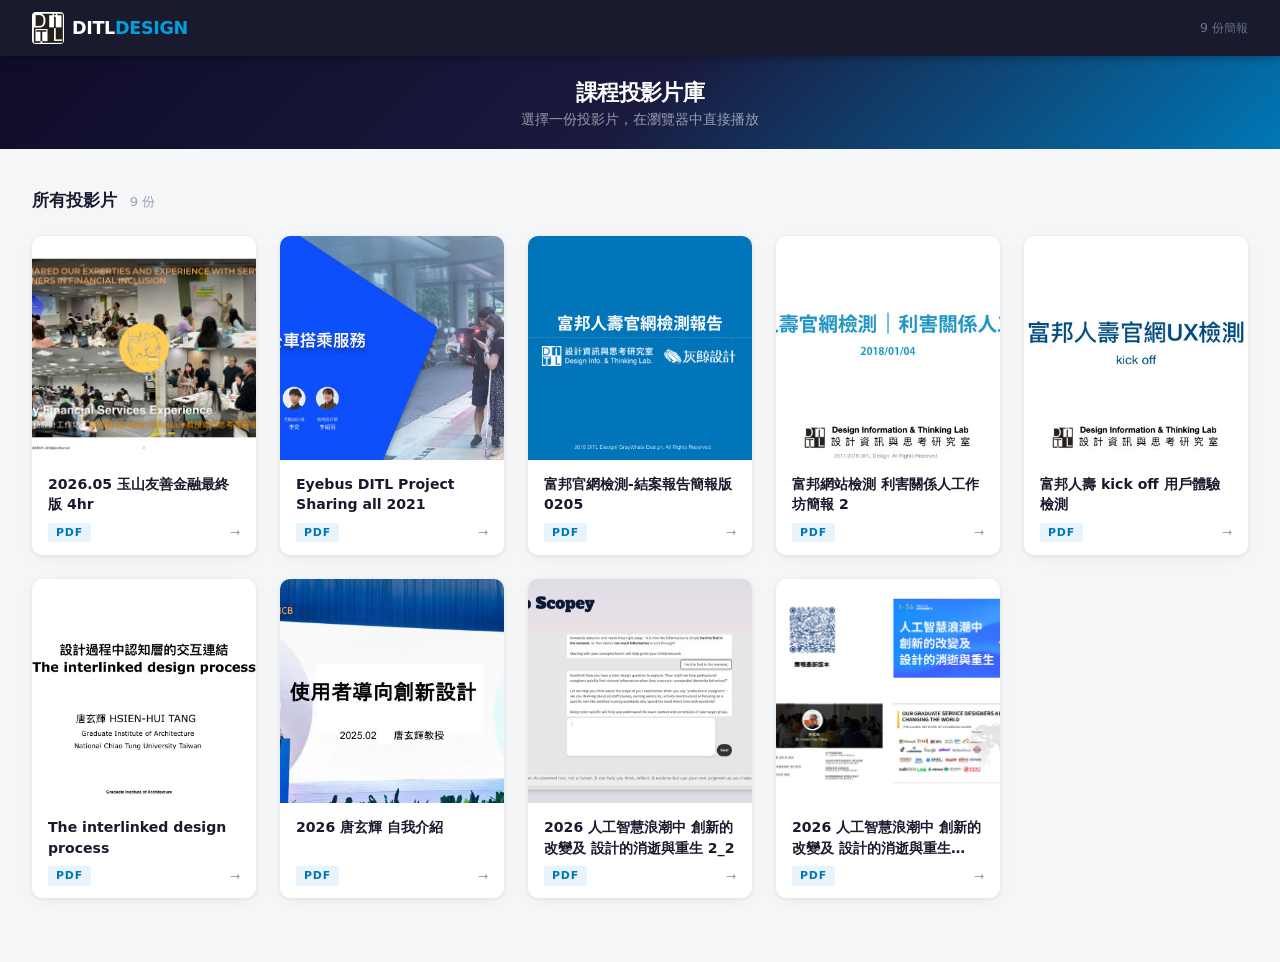
<file: index.html>
<!DOCTYPE html>
<html lang="zh-TW">
<head>
  <meta charset="UTF-8">
  <meta name="viewport" content="width=device-width, initial-scale=1.0">
  <title>課程投影片</title>
  <style>
    *, *::before, *::after { box-sizing: border-box; margin: 0; padding: 0; }

    body {
      font-family: -apple-system, BlinkMacSystemFont, 'Segoe UI', system-ui, sans-serif;
      background: #f4f6f8;
      color: #1a1a2e;
      min-height: 100vh;
      -webkit-font-smoothing: antialiased;
    }

    /* ── Navbar ── */
    .navbar {
      background: #1a1a2e;
      height: 56px;
      display: flex;
      align-items: center;
      padding: 0 2rem;
      position: sticky;
      top: 0;
      z-index: 50;
      box-shadow: 0 2px 8px rgba(0,0,0,0.3);
    }

    .nav-logo {
      display: flex;
      align-items: center;
      gap: 0.5rem;
      text-decoration: none;
      color: #fff;
    }

    .nav-logo-icon {
      width: 32px; height: 32px;
      border-radius: 4px;
      overflow: hidden;
      flex-shrink: 0;
    }

    .nav-logo-icon img {
      width: 100%; height: 100%;
      object-fit: cover;
      display: block;
    }

    .nav-logo-text {
      font-size: 1.1rem;
      font-weight: 700;
      letter-spacing: -0.02em;
    }

    .nav-logo-text span { color: #00a0dc; }

    .nav-right {
      margin-left: auto;
      display: flex;
      align-items: center;
      gap: 1rem;
    }

    .nav-count {
      font-size: 0.78rem;
      color: #64748b;
    }

    /* ── Hero ── */
    .hero {
      background: linear-gradient(135deg, #0f0c29, #1a1a3e 50%, #0077b5);
      padding: 1.4rem 2rem 1.2rem;
      text-align: center;
      color: #fff;
    }

    .hero h1 {
      font-size: 1.35rem;
      font-weight: 700;
      letter-spacing: -0.03em;
      margin-bottom: 0.25rem;
    }

    .hero p {
      font-size: 0.85rem;
      color: rgba(255,255,255,0.55);
    }

    /* ── Main ── */
    .main {
      max-width: 1720px;
      margin: 0 auto;
      padding: 2.5rem 2rem 4rem;
    }

    .section-header {
      display: flex;
      align-items: baseline;
      gap: 0.8rem;
      margin-bottom: 1.5rem;
    }

    .section-title {
      font-size: 1.05rem;
      font-weight: 700;
      color: #1a1a2e;
    }

    .section-sub {
      font-size: 0.82rem;
      color: #94a3b8;
    }

    /* ── Grid ── */
    .slide-grid {
      display: grid;
      grid-template-columns: repeat(auto-fill, minmax(220px, 1fr));
      gap: 1.5rem;
    }

    /* ── Card ── */
    .slide-card {
      background: #fff;
      border-radius: 10px;
      overflow: hidden;
      text-decoration: none;
      color: inherit;
      box-shadow: 0 1px 4px rgba(0,0,0,0.07), 0 4px 16px rgba(0,0,0,0.04);
      transition: box-shadow 0.2s, transform 0.2s;
      display: flex;
      flex-direction: column;
    }

    .slide-card:hover {
      box-shadow: 0 8px 32px rgba(0,0,0,0.14);
      transform: translateY(-3px);
    }

    /* Thumbnail — 16:9 */
    .card-thumb {
      position: relative;
      aspect-ratio: 1 / 1;
      background: #e8edf5;
      overflow: hidden;
    }

    .card-thumb canvas,
    .card-thumb img {
      position: absolute;
      inset: 0;
      width: 100%;
      height: 100%;
      object-fit: cover;
      display: block;
    }

    /* Hover overlay */
    .card-overlay {
      position: absolute;
      inset: 0;
      background: rgba(0, 119, 181, 0.85);
      display: flex;
      align-items: center;
      justify-content: center;
      opacity: 0;
      transition: opacity 0.2s;
    }

    .slide-card:hover .card-overlay { opacity: 1; }

    .overlay-btn {
      background: #fff;
      color: #0077b5;
      font-size: 0.82rem;
      font-weight: 700;
      padding: 0.45rem 1.1rem;
      border-radius: 20px;
      letter-spacing: 0.03em;
      text-transform: uppercase;
    }

    /* Skeleton loader */
    .card-thumb.loading::after {
      content: '';
      position: absolute;
      inset: 0;
      background: linear-gradient(90deg, #e8edf5 25%, #d4dbe6 50%, #e8edf5 75%);
      background-size: 200% 100%;
      animation: shimmer 1.4s infinite;
    }

    @keyframes shimmer {
      0%   { background-position: 200% 0; }
      100% { background-position: -200% 0; }
    }

    /* Card body */
    .card-body {
      padding: 0.9rem 1rem 0.8rem;
      flex: 1;
      display: flex;
      flex-direction: column;
      gap: 0.5rem;
    }

    .card-title {
      font-size: 0.88rem;
      font-weight: 600;
      line-height: 1.45;
      color: #1a1a2e;
      display: -webkit-box;
      -webkit-line-clamp: 2;
      -webkit-box-orient: vertical;
      overflow: hidden;
    }

    .card-meta {
      display: flex;
      align-items: center;
      justify-content: space-between;
      margin-top: auto;
    }

    .card-type {
      font-size: 0.68rem;
      font-weight: 700;
      letter-spacing: 0.08em;
      text-transform: uppercase;
      color: #0077b5;
      background: #e8f4fb;
      padding: 0.2rem 0.5rem;
      border-radius: 3px;
    }

    .card-arrow {
      font-size: 0.75rem;
      color: #94a3b8;
    }

    /* Empty */
    .empty-msg {
      text-align: center;
      color: #94a3b8;
      margin-top: 4rem;
      font-size: 1rem;
    }

    @media (max-width: 600px) {
      .hero { padding: 2rem 1rem 1.8rem; }
      .hero h1 { font-size: 1.4rem; }
      .main { padding: 1.5rem 1rem 3rem; }
      .slide-grid { grid-template-columns: 1fr 1fr; gap: 1rem; }
      .navbar { padding: 0 1rem; }
    }
  </style>
</head>
<body>

  <!-- Navbar -->
  <nav class="navbar">
    <a href="/" class="nav-logo">
      <div class="nav-logo-icon"><img src="img/ditllogo.png" alt="DITL"></div>
      <span class="nav-logo-text">DITL<span>DESIGN</span></span>
    </a>
    <div class="nav-right">
      <span id="nav-count" class="nav-count"></span>
    </div>
  </nav>

  <!-- Hero -->
  <section class="hero">
    <h1>課程投影片庫</h1>
    <p>選擇一份投影片，在瀏覽器中直接播放</p>
  </section>

  <!-- Main grid -->
  <main class="main">
    <div class="section-header">
      <span class="section-title">所有投影片</span>
      <span id="section-sub" class="section-sub"></span>
    </div>
    <div id="slide-grid" class="slide-grid"></div>
    <p id="empty-msg" class="empty-msg" style="display:none">目前沒有投影片</p>
  </main>

  <script src="js/pdf.min.js" defer></script>
  <script>
    document.addEventListener('DOMContentLoaded', function() {
      pdfjsLib.GlobalWorkerOptions.workerSrc = 'js/pdf.worker.min.js';

      async function renderThumb(canvas, filename) {
        const thumb = canvas.parentElement;
        try {
          const doc  = await pdfjsLib.getDocument('slides/' + encodeURIComponent(filename)).promise;
          const page = await doc.getPage(1);
          const vp0  = page.getViewport({ scale: 1 });
          const W = thumb.clientWidth  || 320;
          const H = thumb.clientHeight || 180;
          const scale = Math.max(W / vp0.width, H / vp0.height);
          const vp = page.getViewport({ scale });
          canvas.width  = vp.width;
          canvas.height = vp.height;
          await page.render({ canvasContext: canvas.getContext('2d'), viewport: vp }).promise;
          thumb.classList.remove('loading');
        } catch (_) {
          thumb.classList.remove('loading');
        }
      }

      fetch('slides/index.json')
        .then(r => r.json())
        .then(files => {
          const visible = (files || []).filter(e => e.hidden !== true);
          if (visible.length === 0) {
            document.getElementById('empty-msg').style.display = 'block';
            return;
          }

          document.getElementById('nav-count').textContent = visible.length + ' 份簡報';
          document.getElementById('section-sub').textContent = visible.length + ' 份';

          const grid = document.getElementById('slide-grid');

          visible.forEach(entry => {
            const title = (entry.title && entry.title.trim()) ? entry.title : entry.file.replace(/\.pdf$/i, '');

            const card = document.createElement('a');
            card.className = 'slide-card';
            card.href = `viewer.html?pdf=${encodeURIComponent(entry.file)}`;

            // Thumb
            const thumb = document.createElement('div');
            thumb.className = 'card-thumb loading';
            thumb.dataset.file = entry.file;

            const overlay = document.createElement('div');
            overlay.className = 'card-overlay';
            overlay.innerHTML = '<span class="overlay-btn">開啟</span>';

            // Try pre-generated JPEG thumbnail; fall back to PDF.js on error
            const thumbFile = entry.file.replace(/\.pdf$/i, '.jpg');
            const img = document.createElement('img');
            img.src = 'slides/thumbs/' + encodeURIComponent(thumbFile);
            img.loading = 'lazy';
            img.alt = '';
            img.onload = () => thumb.classList.remove('loading');
            img.onerror = () => {
              img.remove();
              const canvas = document.createElement('canvas');
              thumb.insertBefore(canvas, overlay);
              renderThumb(canvas, entry.file);
            };

            thumb.appendChild(img);
            thumb.appendChild(overlay);

            // Body
            const body = document.createElement('div');
            body.className = 'card-body';
            body.innerHTML = `
              <div class="card-title">${title}</div>
              <div class="card-meta">
                <span class="card-type">PDF</span>
                <span class="card-arrow">→</span>
              </div>`;

            card.appendChild(thumb);
            card.appendChild(body);
            grid.appendChild(card);
          });
        })
        .catch(() => {
          document.getElementById('empty-msg').style.display = 'block';
        });
    });
  </script>
</body>
</html>
</file>
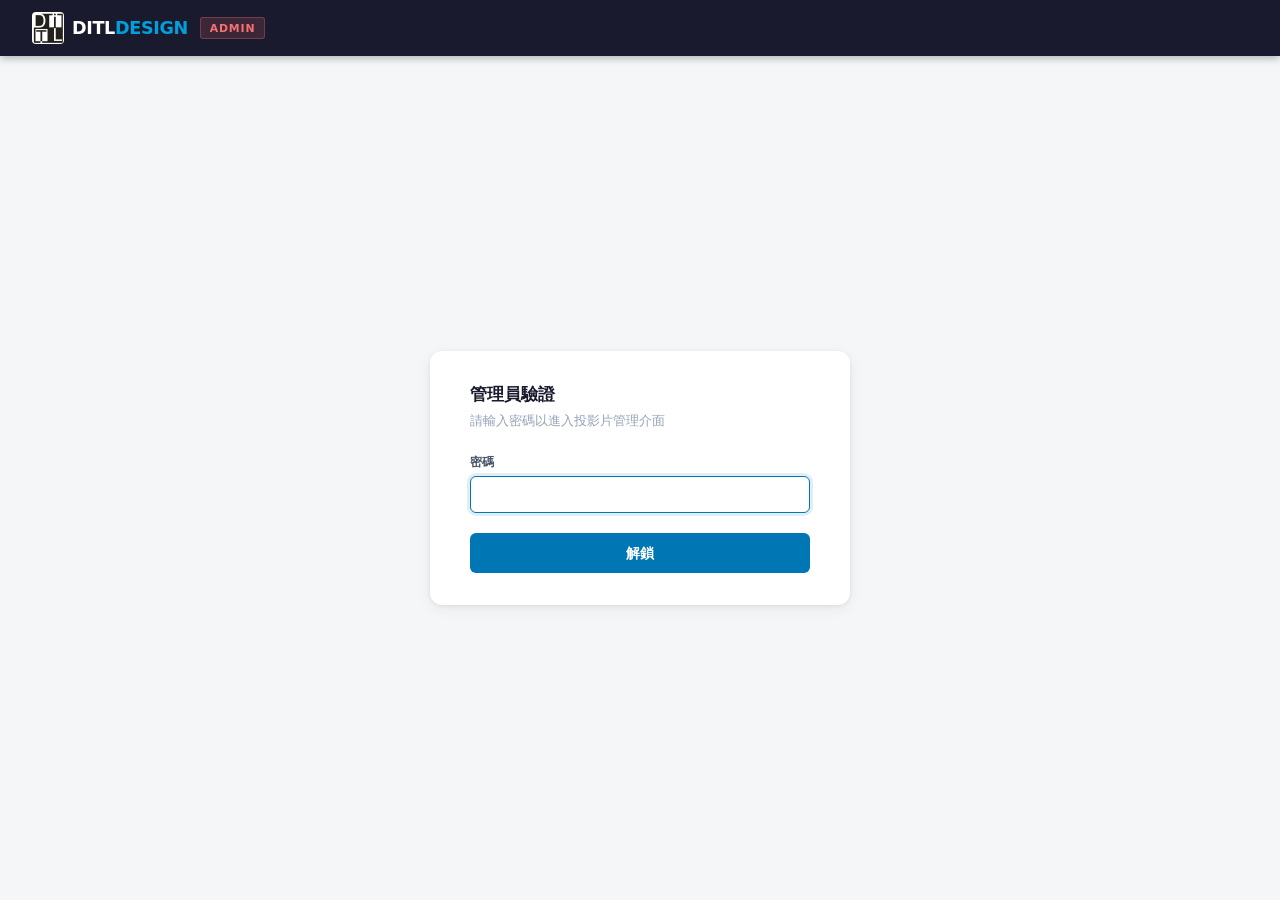
<file: admin.html>
<!DOCTYPE html>
<html lang="zh-TW">
<head>
  <meta charset="UTF-8">
  <meta name="viewport" content="width=device-width, initial-scale=1.0">
  <title>投影片管理</title>
  <style>
    *, *::before, *::after { box-sizing: border-box; margin: 0; padding: 0; }

    body {
      font-family: -apple-system, BlinkMacSystemFont, 'Segoe UI', system-ui, sans-serif;
      background: #f4f6f8;
      color: #1a1a2e;
      min-height: 100vh;
      -webkit-font-smoothing: antialiased;
    }

    /* ── Navbar ── */
    .navbar {
      background: #1a1a2e;
      height: 56px;
      display: flex;
      align-items: center;
      padding: 0 2rem;
      position: sticky;
      top: 0;
      z-index: 50;
      box-shadow: 0 2px 8px rgba(0,0,0,0.3);
    }

    .nav-logo {
      display: flex;
      align-items: center;
      gap: 0.5rem;
      text-decoration: none;
      color: #fff;
    }

    .nav-logo-icon {
      width: 32px; height: 32px;
      border-radius: 4px;
      overflow: hidden;
      flex-shrink: 0;
    }

    .nav-logo-icon img { width: 100%; height: 100%; object-fit: cover; display: block; }

    .nav-logo-text { font-size: 1.1rem; font-weight: 700; letter-spacing: -0.02em; }
    .nav-logo-text span { color: #00a0dc; }

    .nav-badge {
      margin-left: 0.75rem;
      font-size: 0.68rem;
      font-weight: 700;
      letter-spacing: 0.08em;
      text-transform: uppercase;
      color: #f87171;
      background: rgba(248,113,113,0.15);
      padding: 0.2rem 0.55rem;
      border-radius: 3px;
      border: 1px solid rgba(248,113,113,0.3);
    }

    /* ── Centered card layout ── */
    .page-center {
      display: flex;
      align-items: center;
      justify-content: center;
      min-height: calc(100vh - 56px);
      padding: 2rem;
    }

    .card {
      background: #fff;
      border-radius: 12px;
      box-shadow: 0 1px 4px rgba(0,0,0,0.07), 0 4px 16px rgba(0,0,0,0.06);
      padding: 2rem 2.5rem;
      width: 100%;
      max-width: 420px;
    }

    .card-title {
      font-size: 1.05rem;
      font-weight: 700;
      color: #1a1a2e;
      margin-bottom: 0.35rem;
    }

    .card-sub {
      font-size: 0.82rem;
      color: #94a3b8;
      margin-bottom: 1.5rem;
    }

    /* ── Form elements ── */
    .field { display: flex; flex-direction: column; gap: 0.35rem; margin-bottom: 1rem; }

    label { font-size: 0.78rem; font-weight: 600; color: #475569; }

    input[type="password"],
    input[type="text"] {
      width: 100%;
      padding: 0.6rem 0.85rem;
      border: 1px solid #e2e8f0;
      border-radius: 6px;
      font-size: 0.88rem;
      color: #1a1a2e;
      background: #f8fafc;
      transition: border-color 0.15s, box-shadow 0.15s;
      outline: none;
    }

    input:focus {
      border-color: #0077b5;
      box-shadow: 0 0 0 3px rgba(0,119,181,0.12);
      background: #fff;
    }

    .btn-primary {
      width: 100%;
      padding: 0.65rem 1rem;
      background: #0077b5;
      color: #fff;
      border: none;
      border-radius: 6px;
      font-size: 0.88rem;
      font-weight: 700;
      cursor: pointer;
      transition: background 0.15s;
      margin-top: 0.25rem;
    }

    .btn-primary:hover { background: #005f8e; }
    .btn-primary:disabled { background: #94a3b8; cursor: not-allowed; }

    .error-inline {
      font-size: 0.78rem;
      color: #f87171;
      margin-top: 0.5rem;
      display: none;
    }

    /* ── Admin panel ── */
    .admin-wrap {
      max-width: 700px;
      margin: 0 auto;
      padding: 2rem 2rem 4rem;
    }

    .admin-header {
      display: flex;
      align-items: center;
      justify-content: space-between;
      margin-bottom: 1.5rem;
      gap: 1rem;
      flex-wrap: wrap;
    }

    .admin-title { font-size: 1.05rem; font-weight: 700; color: #1a1a2e; }
    .admin-sub { font-size: 0.82rem; color: #94a3b8; }

    .btn-ghost {
      padding: 0.38rem 0.85rem;
      background: none;
      border: 1px solid #e2e8f0;
      border-radius: 6px;
      font-size: 0.78rem;
      color: #64748b;
      cursor: pointer;
      transition: background 0.12s, color 0.12s;
      white-space: nowrap;
    }

    .btn-ghost:hover { background: #f1f5f9; color: #1a1a2e; }

    /* Error banner */
    .error-banner {
      background: #fef2f2;
      border: 1px solid #fecaca;
      border-radius: 6px;
      color: #b91c1c;
      font-size: 0.82rem;
      padding: 0.65rem 1rem;
      margin-bottom: 1rem;
      display: none;
    }

    /* Slide list */
    .slide-list {
      background: #fff;
      border-radius: 10px;
      box-shadow: 0 1px 4px rgba(0,0,0,0.07), 0 4px 16px rgba(0,0,0,0.04);
      overflow: hidden;
    }

    .slide-row {
      display: flex;
      align-items: center;
      padding: 0.85rem 1.2rem;
      border-bottom: 1px solid #f1f5f9;
      gap: 1rem;
    }

    .slide-row:last-child { border-bottom: none; }

    .slide-name {
      flex: 1;
      font-size: 0.85rem;
      font-weight: 500;
      color: #1a1a2e;
      overflow: hidden;
      text-overflow: ellipsis;
      white-space: nowrap;
      cursor: pointer;
    }

    .slide-name.expanded {
      white-space: normal;
      overflow: visible;
      background: #f0f7ff;
      border-radius: 3px;
      padding: 2px 4px;
    }

    .slide-name.is-hidden {
      color: #94a3b8;
      text-decoration: line-through;
    }

    .upload-time {
      font-size: 0.68rem;
      color: #94a3b8;
      flex-shrink: 0;
    }

    .btn-toggle {
      padding: 0.32rem 0.85rem;
      border: none;
      border-radius: 5px;
      font-size: 0.78rem;
      font-weight: 700;
      cursor: pointer;
      flex-shrink: 0;
      transition: background 0.12s, opacity 0.12s;
    }

    .btn-toggle:disabled { opacity: 0.5; cursor: not-allowed; }

    .btn-toggle.hide { background: #fee2e2; color: #b91c1c; }
    .btn-toggle.hide:hover:not(:disabled) { background: #fecaca; }

    .btn-toggle.restore { background: #dbeafe; color: #1d4ed8; }
    .btn-toggle.restore:hover:not(:disabled) { background: #bfdbfe; }

    .empty-state {
      text-align: center;
      color: #94a3b8;
      font-size: 0.88rem;
      padding: 3rem 0;
    }

    .loading-state {
      text-align: center;
      color: #94a3b8;
      font-size: 0.85rem;
      padding: 2.5rem 0;
    }

    @media (max-width: 600px) {
      .admin-wrap { padding: 1.5rem 1rem 3rem; }
      .navbar { padding: 0 1rem; }
      .card { padding: 1.5rem; }
    }
  </style>
</head>
<body>

  <!-- Navbar -->
  <nav class="navbar">
    <a href="index.html" class="nav-logo">
      <div class="nav-logo-icon"><img src="img/ditllogo.png" alt="DITL"></div>
      <span class="nav-logo-text">DITL<span>DESIGN</span></span>
    </a>
    <span class="nav-badge">ADMIN</span>
  </nav>

  <!-- ① Password gate -->
  <div id="gate" class="page-center">
    <div class="card">
      <div class="card-title">管理員驗證</div>
      <div class="card-sub">請輸入密碼以進入投影片管理介面</div>
      <form id="pw-form">
        <div class="field">
          <label for="pw-input">密碼</label>
          <input type="password" id="pw-input" autocomplete="current-password" autofocus>
        </div>
        <button type="submit" class="btn-primary">解鎖</button>
        <p id="pw-error" class="error-inline">密碼錯誤，請再試一次</p>
      </form>
    </div>
  </div>

  <!-- ② PAT input (shown after password, only if no stored PAT) -->
  <div id="pat-section" class="page-center" style="display:none">
    <div class="card">
      <div class="card-title">GitHub Personal Access Token</div>
      <div class="card-sub">需要具備 <strong>contents: write</strong> 權限的 PAT，用於更新 slides/index.json</div>
      <div class="field">
        <label for="pat-input">Personal Access Token</label>
        <input type="text" id="pat-input" placeholder="ghp_xxxxxxxxxxxx" autocomplete="off" spellcheck="false">
      </div>
      <button id="pat-save" class="btn-primary">儲存並繼續</button>
      <p id="pat-error" class="error-inline">請輸入有效的 Token</p>
    </div>
  </div>

  <!-- ③ Admin panel -->
  <div id="admin" style="display:none">
    <div class="admin-wrap">
      <div class="admin-header">
        <div>
          <div class="admin-title">投影片管理</div>
          <div class="admin-sub">隱藏或還原投影片（變更即時寫入 GitHub）；可直接修改顯示名稱，不會影響資料夾內的實際檔名</div>
        </div>
        <button id="pat-clear" class="btn-ghost">清除 PAT</button>
      </div>

      <div id="error-banner" class="error-banner"></div>

      <div id="slide-list" class="slide-list">
        <div class="loading-state">載入中…</div>
      </div>
    </div>
  </div>

  <script>
    const HASH  = '5aed6c90617475e81a283a1464759c51bdaf469b6d5ec4c09780b4777c122e1e';
    const OWNER = 'drhhtang-pixel';
    const REPO  = 'slideshare';
    const PAT_KEY = 'slideshare_pat';
    const API_BASE = `https://api.github.com/repos/${OWNER}/${REPO}/contents/slides/index.json`;

    let authenticated = false; // tab-session flag
    let currentSha    = null;
    let allEntries    = []; // full index.json content (includes hidden entries)

    // ── Utilities ──────────────────────────────────────────────────────────

    async function sha256hex(str) {
      const buf = await crypto.subtle.digest('SHA-256', new TextEncoder().encode(str));
      return Array.from(new Uint8Array(buf)).map(b => b.toString(16).padStart(2, '0')).join('');
    }

    function b64Decode(b64) {
      const bin = atob(b64.replace(/\n/g, ''));
      const bytes = Uint8Array.from(bin, c => c.charCodeAt(0));
      return new TextDecoder().decode(bytes);
    }

    function b64Encode(str) {
      const bytes = new TextEncoder().encode(str);
      const bin = Array.from(bytes, b => String.fromCharCode(b)).join('');
      return btoa(bin);
    }

    function showBanner(msg) {
      const el = document.getElementById('error-banner');
      el.textContent = msg;
      el.style.display = 'block';
      clearTimeout(el._timer);
      el._timer = setTimeout(() => { el.style.display = 'none'; }, 6000);
    }

    // ── GitHub API ─────────────────────────────────────────────────────────

    function pat() { return localStorage.getItem(PAT_KEY); }

    function apiHeaders() {
      return {
        Authorization: `token ${pat()}`,
        Accept: 'application/vnd.github.v3+json',
        'Content-Type': 'application/json'
      };
    }

    async function apiGet() {
      const res = await fetch(API_BASE, { headers: apiHeaders() });
      if (!res.ok) throw new Error(`GET ${res.status}`);
      const data = await res.json();
      currentSha = data.sha;
      return JSON.parse(b64Decode(data.content));
    }

    async function apiPutOnce(slides, message) {
      const res = await fetch(API_BASE, {
        method: 'PUT',
        headers: apiHeaders(),
        body: JSON.stringify({
          message,
          content: b64Encode(JSON.stringify(slides, null, 2)),
          sha: currentSha
        })
      });
      return res;
    }

    async function apiPut(slides, message) {
      const res = await apiPutOnce(slides, message);

      if (res.status === 409) {
        // Re-fetch fresh sha and retry once (index.json SHA kept in sync)
        await apiGet();
        const retry = await apiPutOnce(slides, message);
        if (!retry.ok) throw new Error(`PUT retry failed: ${retry.status}`);
        const retryData = await retry.json();
        currentSha = retryData.content.sha;
        return;
      }

      if (!res.ok) throw new Error(`PUT failed: ${res.status}`);
      const data = await res.json();
      currentSha = data.content.sha;
    }

    // ── Auth flow ──────────────────────────────────────────────────────────

    document.getElementById('pw-form').addEventListener('submit', async e => {
      e.preventDefault();
      const btn = e.target.querySelector('button');
      btn.disabled = true;
      btn.textContent = '驗證中…';

      const hash = await sha256hex(document.getElementById('pw-input').value);

      if (hash === HASH) {
        authenticated = true;
        document.getElementById('pw-error').style.display = 'none';
        document.getElementById('gate').style.display = 'none';
        checkPat();
      } else {
        document.getElementById('pw-error').style.display = 'block';
        document.getElementById('pw-input').value = '';
        document.getElementById('pw-input').focus();
        btn.disabled = false;
        btn.textContent = '解鎖';
      }
    });

    function checkPat() {
      if (pat()) {
        enterAdmin();
      } else {
        document.getElementById('pat-section').style.display = 'flex';
      }
    }

    document.getElementById('pat-save').addEventListener('click', () => {
      const val = document.getElementById('pat-input').value.trim();
      if (!val) {
        document.getElementById('pat-error').style.display = 'block';
        return;
      }
      document.getElementById('pat-error').style.display = 'none';
      localStorage.setItem(PAT_KEY, val);
      document.getElementById('pat-section').style.display = 'none';
      enterAdmin();
    });

    document.getElementById('pat-clear').addEventListener('click', () => {
      localStorage.removeItem(PAT_KEY);
      document.getElementById('admin').style.display = 'none';
      document.getElementById('pat-input').value = '';
      document.getElementById('pat-section').style.display = 'flex';
    });

    // ── Admin panel ────────────────────────────────────────────────────────

    async function enterAdmin() {
      document.getElementById('admin').style.display = 'block';
      try {
        allEntries = await apiGet();
        renderList();
      } catch (err) {
        showBanner('載入投影片失敗：' + err.message);
        document.getElementById('slide-list').innerHTML =
          '<div class="empty-state">無法載入投影片列表</div>';
      }
    }

    const EYE_OPEN = `<svg xmlns="http://www.w3.org/2000/svg" width="15" height="15" viewBox="0 0 24 24" fill="none" stroke="#0077aa" stroke-width="2" stroke-linecap="round" stroke-linejoin="round" aria-hidden="true" style="flex-shrink:0;vertical-align:middle;margin-left:4px"><path d="M1 12s4-8 11-8 11 8 11 8-4 8-11 8-11-8-11-8z"/><circle cx="12" cy="12" r="3"/></svg>`;
    const EYE_OFF  = `<svg xmlns="http://www.w3.org/2000/svg" width="15" height="15" viewBox="0 0 24 24" fill="none" stroke="#94a3b8" stroke-width="2" stroke-linecap="round" stroke-linejoin="round" aria-hidden="true" style="flex-shrink:0;vertical-align:middle;margin-left:4px"><path d="M17.94 17.94A10.07 10.07 0 0 1 12 20c-7 0-11-8-11-8a18.45 18.45 0 0 1 5.06-5.94M9.9 4.24A9.12 9.12 0 0 1 12 4c7 0 11 8 11 8a18.5 18.5 0 0 1-2.16 3.19m-6.72-1.07a3 3 0 1 1-4.24-4.24"/><line x1="1" y1="1" x2="23" y2="23"/></svg>`;

    function renderList() {
      const list = document.getElementById('slide-list');

      if (allEntries.length === 0) {
        list.innerHTML = '<div class="empty-state">目前沒有投影片</div>';
        return;
      }

      list.innerHTML = '';
      allEntries.forEach(entry => {
        const isVisible = entry.hidden !== true;
        const title = (entry.title && entry.title.trim())
          ? entry.title
          : entry.file.replace(/\.pdf$/i, '');
        const uploadedStr = entry.uploaded
          ? entry.uploaded.slice(0, 16).replace('T', ' ')
          : '';

        const row = document.createElement('div');
        row.className = 'slide-row';
        row.dataset.file = entry.file;
        row.innerHTML = `
          <span class="slide-name${isVisible ? '' : ' is-hidden'}" title="${entry.file}" onclick="this.classList.toggle('expanded')">${title}</span>${isVisible ? EYE_OPEN : EYE_OFF}
          <span class="upload-time">${uploadedStr}</span>
          <button class="btn-toggle hide" data-file="${entry.file}" data-action="hide"${isVisible ? '' : ' disabled'}>隱藏</button>
          <button class="btn-toggle restore" data-file="${entry.file}" data-action="restore"${isVisible ? ' disabled' : ''}>還原</button>`;
        list.appendChild(row);
      });

      list.querySelectorAll('.btn-toggle:not([disabled])').forEach(btn => {
        btn.addEventListener('click', () => toggleSlide(btn.dataset.file, btn.dataset.action, btn));
      });
    }

    async function toggleSlide(file, action, btn) {
      const entry = allEntries.find(e => e.file === file);
      const prevHidden = entry.hidden;
      entry.hidden = (action === 'hide');
      const message = action === 'hide' ? `admin: hide "${file}"` : `admin: restore "${file}"`;

      btn.disabled = true;

      try {
        await apiPut(allEntries, message);
        renderList();
      } catch (err) {
        entry.hidden = prevHidden; // rollback
        showBanner((action === 'hide' ? '隱藏' : '還原') + '失敗：' + err.message);
        btn.disabled = false;
      }
    }
  </script>
</body>
</html>
</file>
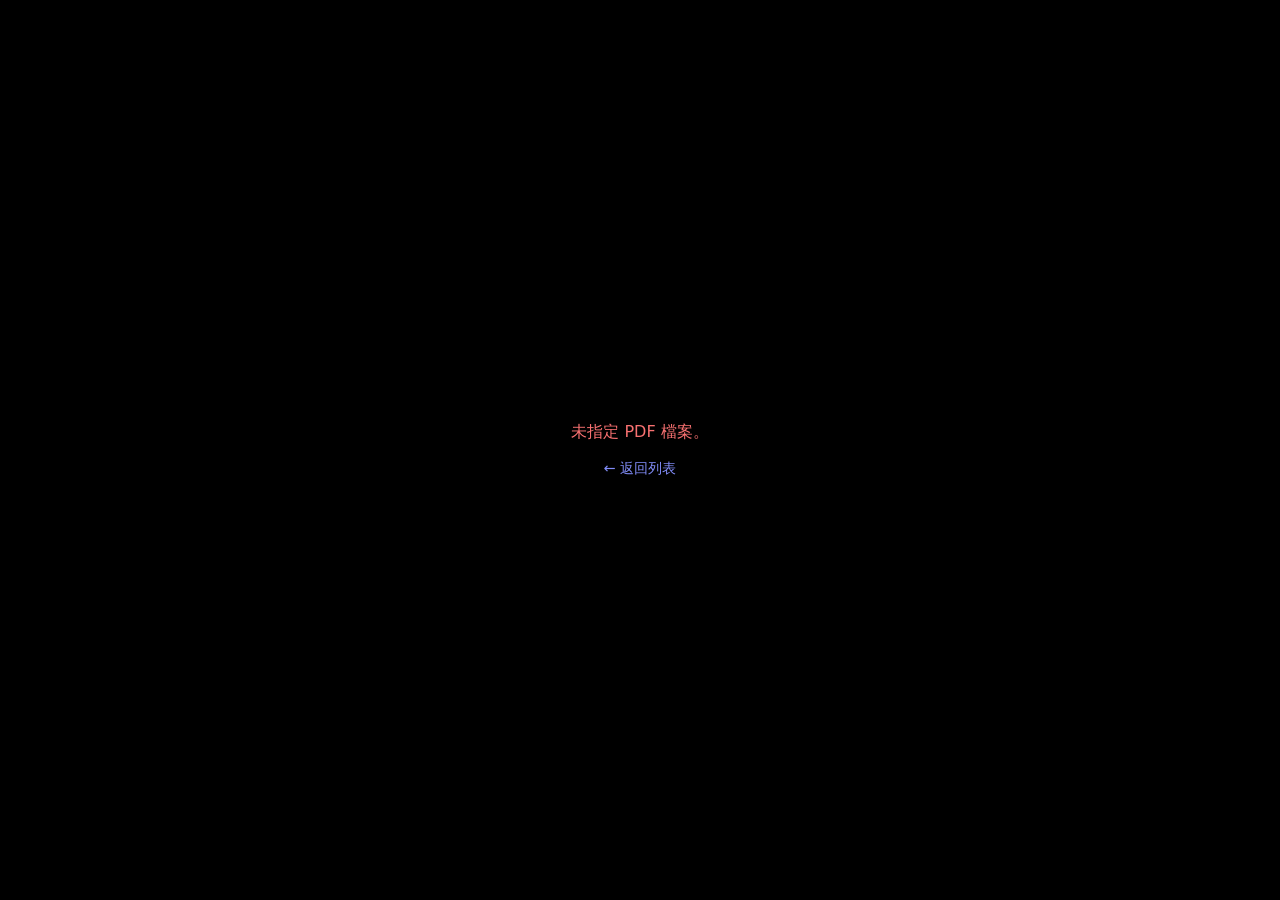
<file: viewer.html>
<!DOCTYPE html>
<html lang="zh-TW">
<head>
  <meta charset="UTF-8">
  <meta name="viewport" content="width=device-width, initial-scale=1.0">
  <title>投影片檢視器</title>
  <style>
    *, *::before, *::after { box-sizing: border-box; margin: 0; padding: 0; }

    html, body { width: 100%; height: 100%; background: #000; }

    /* Full-viewport scroll container */
    #pages-wrapper {
      position: fixed;
      inset: 0;
      overflow-y: scroll;
      scroll-snap-type: y mandatory;
      background: #0a0a0a;
    }

    /* Each slide = one full viewport */
    .page-slot {
      width: 100%;
      height: 100vh;
      scroll-snap-align: start;
      display: flex;
      align-items: center;
      justify-content: center;
      background: #000;
      position: relative;
    }

    .page-slot canvas { display: block; }

    .page-num {
      position: absolute;
      bottom: 0.6rem;
      right: 0.9rem;
      font-size: 0.68rem;
      color: rgba(255,255,255,0.2);
      font-family: system-ui, sans-serif;
      pointer-events: none;
    }

    /* Toolbar — fades in on mouse move */
    #toolbar {
      position: fixed;
      top: 0; left: 0; right: 0;
      z-index: 100;
      display: flex;
      align-items: center;
      gap: 0.5rem;
      padding: 0 0.9rem;
      height: 36px;
      background: rgba(8,12,22,0.88);
      backdrop-filter: blur(10px);
      border-bottom: 1px solid rgba(255,255,255,0.05);
      opacity: 0;
      transition: opacity 0.2s;
      pointer-events: none;
    }
    #toolbar.show { opacity: 1; pointer-events: auto; }

    .t-back {
      color: #64748b; text-decoration: none;
      font-size: 0.75rem; padding: 0.15rem 0.5rem;
      border-radius: 4px;
      transition: background 0.12s, color 0.12s;
    }
    .t-back:hover { background: #1e293b; color: #e2e8f0; }

    .t-sep { width: 1px; height: 14px; background: rgba(255,255,255,0.08); flex-shrink: 0; }

    #slide-title {
      flex: 1; font-size: 0.75rem; color: #64748b;
      overflow: hidden; text-overflow: ellipsis; white-space: nowrap;
      font-family: system-ui, sans-serif;
    }

    .t-pages { display: flex; align-items: center; gap: 0.3rem; }

    #page-input {
      width: 2.4rem; text-align: center;
      background: rgba(255,255,255,0.04);
      border: 1px solid #2d3f55; color: #e2e8f0;
      border-radius: 4px; padding: 0.1rem;
      font-size: 0.75rem; height: 20px;
    }
    #page-total { color: #334155; font-size: 0.75rem; }

    #btn-fs {
      background: none; border: 1px solid #2d3f55;
      color: #475569; font-size: 0.72rem;
      height: 20px; padding: 0 0.45rem;
      border-radius: 4px; cursor: pointer;
      transition: background 0.12s, color 0.12s;
    }
    #btn-fs:hover { background: #1e293b; color: #e2e8f0; }

    /* Error — hidden by default, shown via JS style.display */
    #error-box {
      display: none;
      position: fixed; inset: 0;
      flex-direction: column;
      align-items: center; justify-content: center;
      gap: 1rem; background: #000;
      color: #f87171; font-size: 1rem;
      font-family: system-ui, sans-serif;
    }
    #error-box a { color: #818cf8; text-decoration: none; font-size: 0.9rem; }

    /* Exit fullscreen */
    #btn-exit-fs {
      display: none;
      position: fixed; top: 0.8rem; right: 0.8rem; z-index: 200;
      background: rgba(0,0,0,0.5); backdrop-filter: blur(4px);
      border: 1px solid rgba(255,255,255,0.12); color: #fff;
      font-size: 0.72rem; padding: 0.28rem 0.65rem;
      border-radius: 20px; cursor: pointer;
    }
    body.fs #toolbar { display: none; }
    body.fs #btn-exit-fs { display: block; }
  </style>
</head>
<body>

  <div id="toolbar">
    <a href="index.html" class="t-back">← 返回</a>
    <div class="t-sep"></div>
    <span id="slide-title"></span>
    <div class="t-pages">
      <input id="page-input" type="number" min="1" value="1">
      <span id="page-total">/ —</span>
    </div>
    <div class="t-sep"></div>
    <button id="btn-fs">⛶ 全螢幕</button>
  </div>

  <div id="pages-wrapper"></div>
  <div id="error-box">
    <p id="error-msg"></p>
    <a href="index.html">← 返回列表</a>
  </div>
  <button id="btn-exit-fs">✕ 離開全螢幕</button>

  <script src="js/pdf.min.js"></script>
  <script>
    pdfjsLib.GlobalWorkerOptions.workerSrc = 'js/pdf.worker.min.js';

    const qs        = new URLSearchParams(location.search);
    const pdfParam  = qs.get('pdf');
    const wrapper   = document.getElementById('pages-wrapper');
    const toolbar   = document.getElementById('toolbar');
    const errorBox  = document.getElementById('error-box');
    const pageInput = document.getElementById('page-input');
    const pageTotal = document.getElementById('page-total');
    const btnFs     = document.getElementById('btn-fs');
    const btnExitFs = document.getElementById('btn-exit-fs');

    // Toolbar fade
    let hideTimer;
    document.addEventListener('mousemove', () => {
      toolbar.classList.add('show');
      clearTimeout(hideTimer);
      hideTimer = setTimeout(() => toolbar.classList.remove('show'), 2200);
    });

    // Load PDF
    if (!pdfParam) {
      showError('未指定 PDF 檔案。');
    } else {
      document.getElementById('slide-title').textContent =
        decodeURIComponent(pdfParam).replace(/\.pdf$/i, '');
      pdfjsLib.getDocument('slides/' + encodeURIComponent(pdfParam)).promise
        .then(renderAll)
        .catch(err => showError('無法載入：' + pdfParam + '（' + err.message + '）'));
    }

    function showError(msg) {
      errorBox.style.display = 'flex';
      document.getElementById('error-msg').textContent = msg;
    }

    async function renderAll(doc) {
      const total = doc.numPages;
      pageTotal.textContent = '/ ' + total;
      pageInput.max = total;

      // Render page 1 immediately to get viewport dimensions for placeholders
      const page1    = await doc.getPage(1);
      const vp1base  = page1.getViewport({ scale: 1 });
      const scale1   = Math.min(window.innerWidth / vp1base.width, window.innerHeight / vp1base.height);
      const vp1      = page1.getViewport({ scale: scale1 });
      const slotH    = vp1.height;

      // Build all slots; pages 2+ get a placeholder height so scrollbar is accurate
      for (let i = 1; i <= total; i++) {
        const slot = document.createElement('div');
        slot.className = 'page-slot';
        slot.dataset.page = i;
        if (i > 1) slot.style.height = slotH + 'px';

        const canvas = document.createElement('canvas');
        slot.appendChild(canvas);

        const num = document.createElement('div');
        num.className = 'page-num';
        num.textContent = i + ' / ' + total;
        slot.appendChild(num);

        wrapper.appendChild(slot);
      }

      // Paint page 1 right away
      const canvas1  = wrapper.querySelector('.page-slot[data-page="1"] canvas');
      canvas1.width  = vp1.width;
      canvas1.height = vp1.height;
      await page1.render({ canvasContext: canvas1.getContext('2d'), viewport: vp1 }).promise;

      // Lazy-render pages 2+ as they approach the viewport
      const lazyObs = new IntersectionObserver((entries, obs) => {
        entries.forEach(async e => {
          if (!e.isIntersecting) return;
          obs.unobserve(e.target);
          const pageNum = parseInt(e.target.dataset.page, 10);
          const page    = await doc.getPage(pageNum);
          const vp0     = page.getViewport({ scale: 1 });
          const scale   = Math.min(window.innerWidth / vp0.width, window.innerHeight / vp0.height);
          const vp      = page.getViewport({ scale });
          const canvas  = e.target.querySelector('canvas');
          canvas.width  = vp.width;
          canvas.height = vp.height;
          await page.render({ canvasContext: canvas.getContext('2d'), viewport: vp }).promise;
          e.target.style.height = '';
        });
      }, { rootMargin: '300px' });

      wrapper.querySelectorAll('.page-slot').forEach(el => {
        if (parseInt(el.dataset.page, 10) > 1) lazyObs.observe(el);
      });

      // Track current page
      const obs = new IntersectionObserver(entries => {
        entries.forEach(e => {
          if (e.isIntersecting) pageInput.value = e.target.dataset.page;
        });
      }, { root: wrapper, threshold: 0.6 });
      wrapper.querySelectorAll('.page-slot').forEach(el => obs.observe(el));
    }

    // Jump to page
    function jumpTo(n) {
      const num = Math.max(1, parseInt(n, 10) || 1);
      const el = wrapper.querySelector(`.page-slot[data-page="${num}"]`);
      if (el) el.scrollIntoView({ behavior: 'smooth' });
    }
    pageInput.addEventListener('change', () => jumpTo(pageInput.value));
    pageInput.addEventListener('keydown', e => { if (e.key === 'Enter') jumpTo(pageInput.value); });

    // Arrow keys
    document.addEventListener('keydown', e => {
      if (document.activeElement === pageInput) return;
      const cur = parseInt(pageInput.value, 10) || 1;
      if (e.key === 'ArrowRight' || e.key === 'ArrowDown') jumpTo(cur + 1);
      if (e.key === 'ArrowLeft'  || e.key === 'ArrowUp')   jumpTo(cur - 1);
    });

    // Fullscreen
    btnFs.addEventListener('click', () =>
      document.documentElement.requestFullscreen()
        .then(() => document.body.classList.add('fs'))
    );
    btnExitFs.addEventListener('click', () => document.exitFullscreen());
    document.addEventListener('fullscreenchange', () => {
      if (!document.fullscreenElement) document.body.classList.remove('fs');
    });
  </script>
</body>
</html>
</file>
